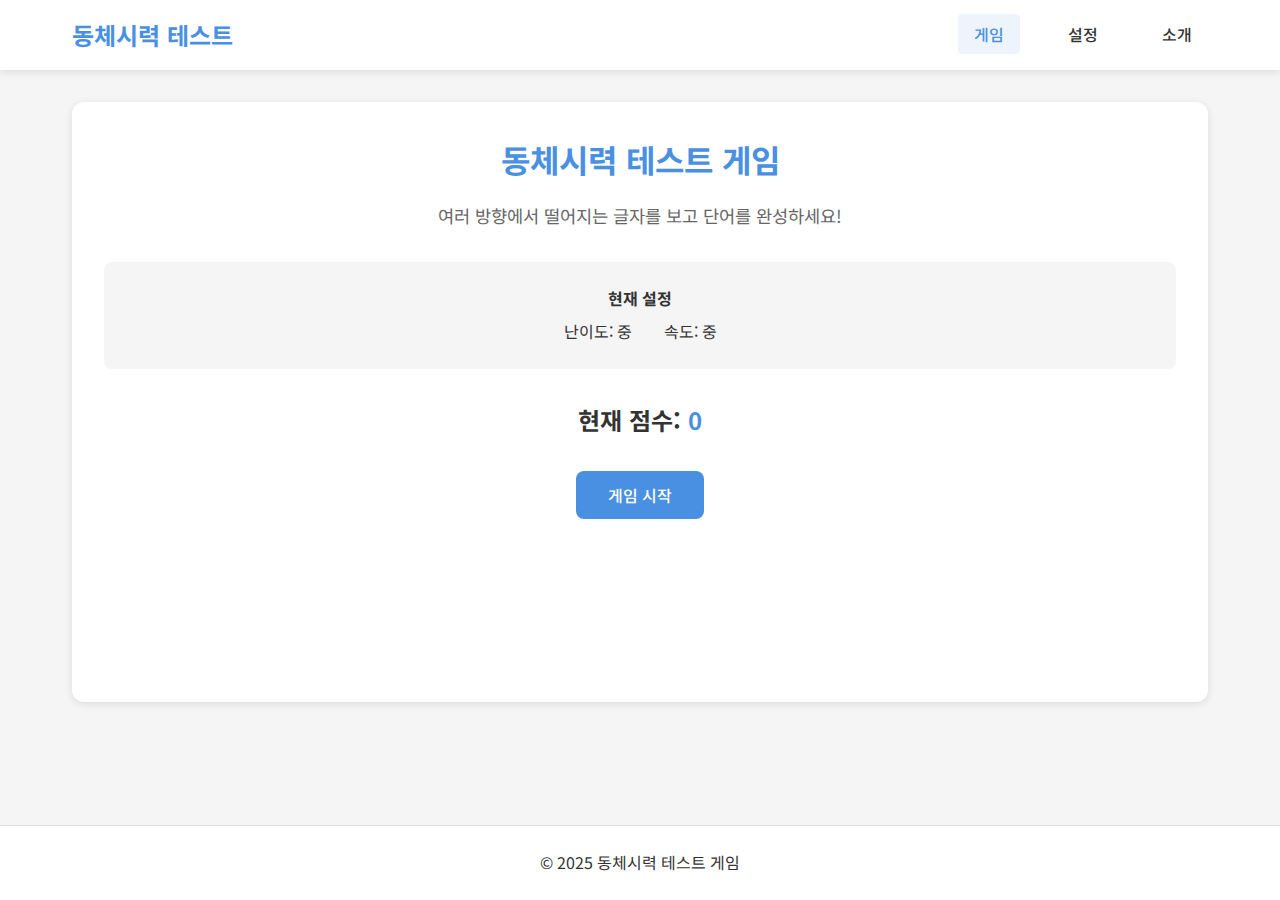
<file: index.html>
<!DOCTYPE html>
<html lang="ko">
<head>
    <meta charset="UTF-8">
    <meta name="viewport" content="width=device-width, initial-scale=1.0">
    <title>동체시력 테스트 - 메인</title>
    <link rel="stylesheet" href="styles.css">
    <link rel="preconnect" href="https://fonts.googleapis.com">
    <link rel="preconnect" href="https://fonts.gstatic.com" crossorigin>
    <link href="https://fonts.googleapis.com/css2?family=Noto+Sans+KR:wght@400;500;700&display=swap" rel="stylesheet">
</head>
<body>
    <header>
        <nav>
            <h1>동체시력 테스트</h1>
            <ul>
                <li><a href="index.html" class="active">게임</a></li>
                <li><a href="settings.html">설정</a></li>
                <li><a href="about.html">소개</a></li>
            </ul>
        </nav>
    </header>

    <main>
        <div class="game-container">
            <div id="start-screen" class="screen active">
                <h2>동체시력 테스트 게임</h2>
                <p class="description">여러 방향에서 떨어지는 글자를 보고 단어를 완성하세요!</p>
                <div class="current-settings">
                    <p>현재 설정</p>
                    <div class="setting-info">
                        <span>난이도: <span id="current-difficulty">중</span></span>
                        <span>속도: <span id="current-speed">중</span></span>
                    </div>
                </div>
                <div class="score-display">
                    <p>현재 점수: <span id="current-score">0</span></p>
                </div>
                <button id="start-btn" class="btn btn-primary">게임 시작</button>
            </div>

            <div id="game-screen" class="screen">
                <div class="game-info">
                    <div class="score-info">점수: <span id="game-score">0</span></div>
                    <div class="timer-info">남은 시간: <span id="timer">3</span>초</div>
                </div>
                <div id="game-area" class="game-area">
                    <!-- 글자들이 떨어지는 영역 -->
                </div>
                <div id="input-section" class="input-section" style="display: none;">
                    <input type="text" id="word-input" placeholder="단어를 입력하세요" autocomplete="off">
                    <button id="submit-btn" class="btn btn-primary">제출</button>
                </div>
            </div>

            <div id="result-screen" class="screen">
                <h2 id="result-title"></h2>
                <p id="result-message"></p>
                <div class="result-info">
                    <p>정답: <span id="correct-answer"></span></p>
                    <p>입력한 답: <span id="user-answer"></span></p>
                </div>
                <button id="restart-btn" class="btn btn-primary">다시 시작</button>
            </div>
        </div>
    </main>

    <footer>
        <p>&copy; 2025 동체시력 테스트 게임</p>
    </footer>

    <script src="words.js"></script>
    <script src="script.js"></script>
</body>
</html>
</file>
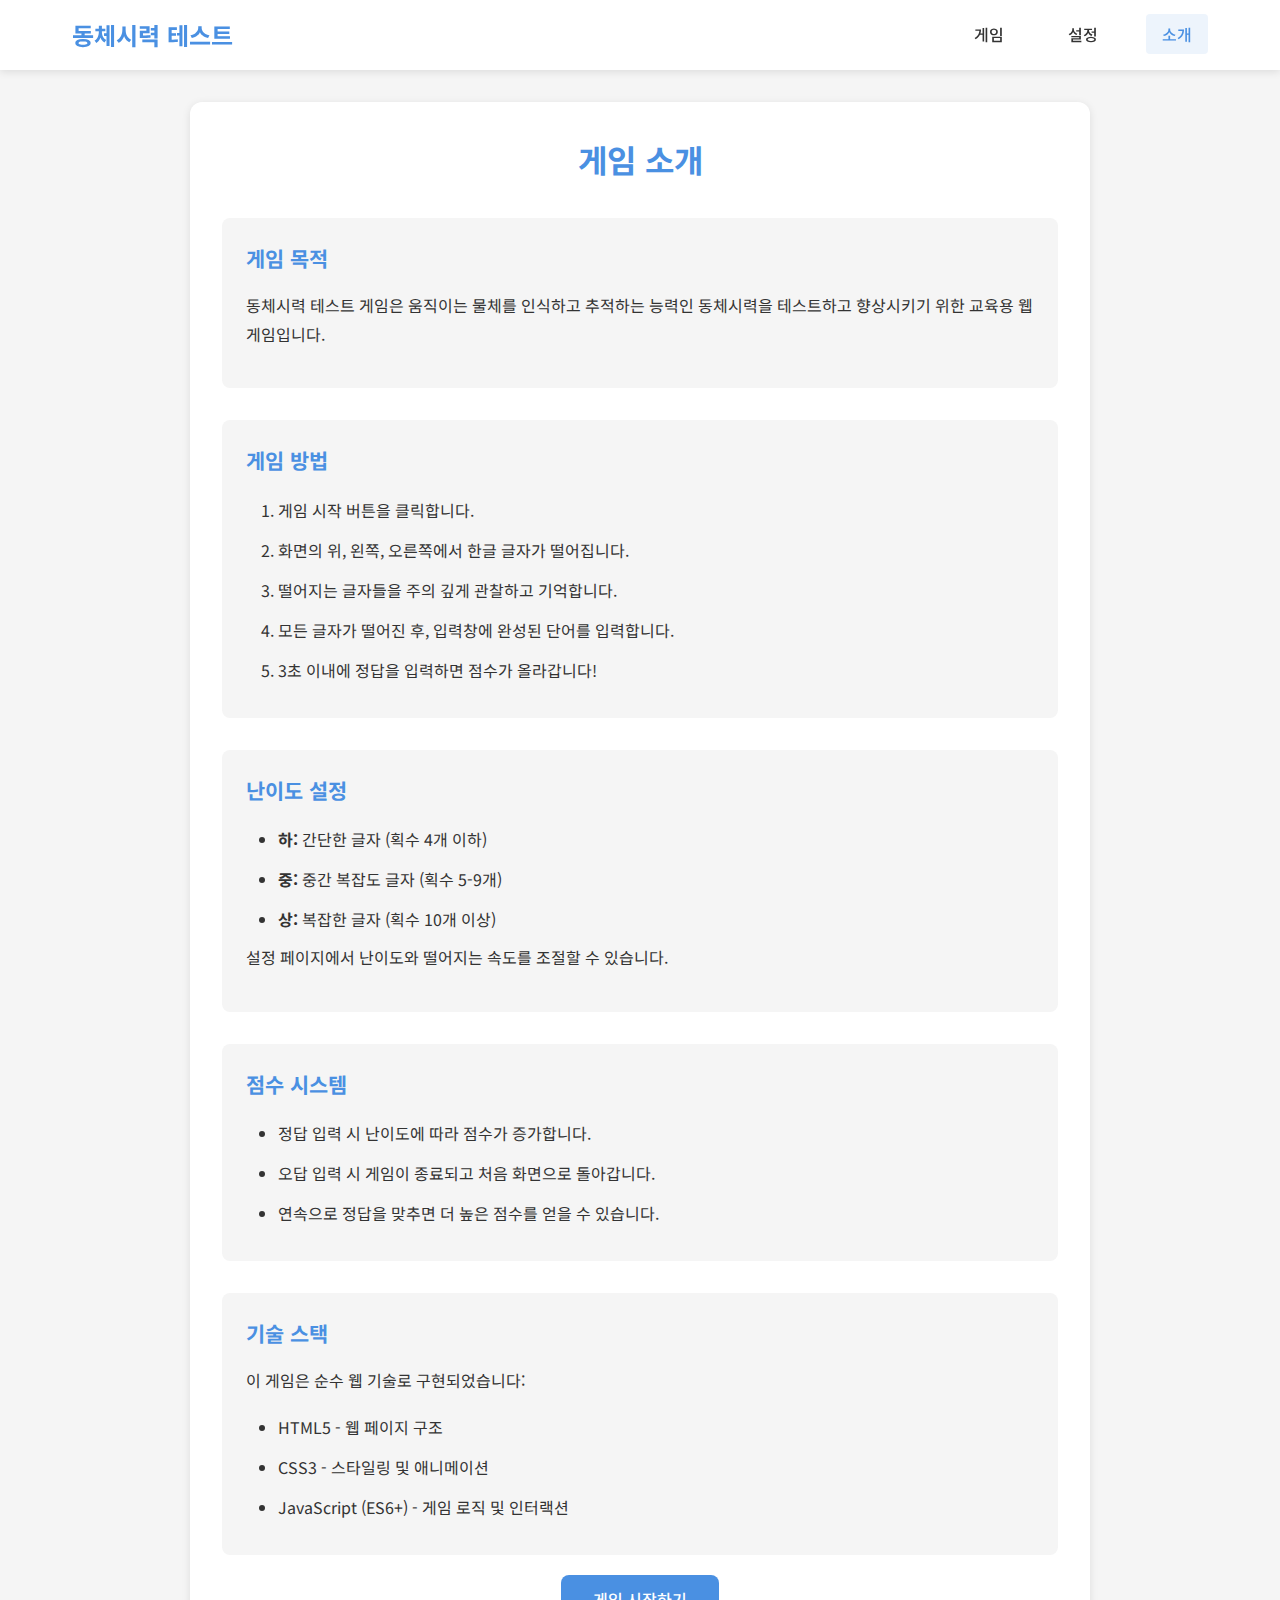
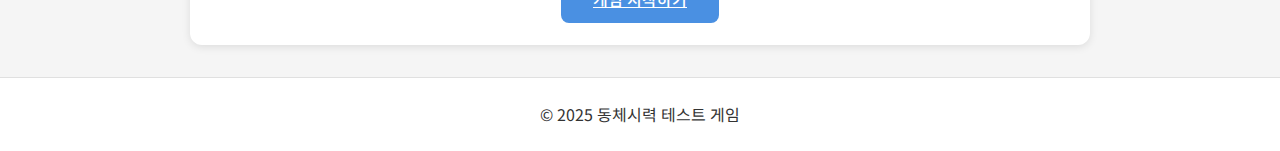
<file: about.html>
<!DOCTYPE html>
<html lang="ko">
<head>
    <meta charset="UTF-8">
    <meta name="viewport" content="width=device-width, initial-scale=1.0">
    <title>동체시력 테스트 - 소개</title>
    <link rel="stylesheet" href="styles.css">
    <link rel="preconnect" href="https://fonts.googleapis.com">
    <link rel="preconnect" href="https://fonts.gstatic.com" crossorigin>
    <link href="https://fonts.googleapis.com/css2?family=Noto+Sans+KR:wght@400;500;700&display=swap" rel="stylesheet">
</head>
<body>
    <header>
        <nav>
            <h1>동체시력 테스트</h1>
            <ul>
                <li><a href="index.html">게임</a></li>
                <li><a href="settings.html">설정</a></li>
                <li><a href="about.html" class="active">소개</a></li>
            </ul>
        </nav>
    </header>

    <main>
        <div class="about-container">
            <h2>게임 소개</h2>
            
            <section class="about-section">
                <h3>게임 목적</h3>
                <p>동체시력 테스트 게임은 움직이는 물체를 인식하고 추적하는 능력인 동체시력을 테스트하고 향상시키기 위한 교육용 웹 게임입니다.</p>
            </section>

            <section class="about-section">
                <h3>게임 방법</h3>
                <ol>
                    <li>게임 시작 버튼을 클릭합니다.</li>
                    <li>화면의 위, 왼쪽, 오른쪽에서 한글 글자가 떨어집니다.</li>
                    <li>떨어지는 글자들을 주의 깊게 관찰하고 기억합니다.</li>
                    <li>모든 글자가 떨어진 후, 입력창에 완성된 단어를 입력합니다.</li>
                    <li>3초 이내에 정답을 입력하면 점수가 올라갑니다!</li>
                </ol>
            </section>

            <section class="about-section">
                <h3>난이도 설정</h3>
                <ul>
                    <li><strong>하:</strong> 간단한 글자 (획수 4개 이하)</li>
                    <li><strong>중:</strong> 중간 복잡도 글자 (획수 5-9개)</li>
                    <li><strong>상:</strong> 복잡한 글자 (획수 10개 이상)</li>
                </ul>
                <p>설정 페이지에서 난이도와 떨어지는 속도를 조절할 수 있습니다.</p>
            </section>

            <section class="about-section">
                <h3>점수 시스템</h3>
                <ul>
                    <li>정답 입력 시 난이도에 따라 점수가 증가합니다.</li>
                    <li>오답 입력 시 게임이 종료되고 처음 화면으로 돌아갑니다.</li>
                    <li>연속으로 정답을 맞추면 더 높은 점수를 얻을 수 있습니다.</li>
                </ul>
            </section>

            <section class="about-section">
                <h3>기술 스택</h3>
                <p>이 게임은 순수 웹 기술로 구현되었습니다:</p>
                <ul>
                    <li>HTML5 - 웹 페이지 구조</li>
                    <li>CSS3 - 스타일링 및 애니메이션</li>
                    <li>JavaScript (ES6+) - 게임 로직 및 인터랙션</li>
                </ul>
            </section>

            <div class="back-to-game">
                <a href="index.html" class="btn btn-primary">게임 시작하기</a>
            </div>
        </div>
    </main>

    <footer>
        <p>&copy; 2025 동체시력 테스트 게임</p>
    </footer>
</body>
</html>
</file>
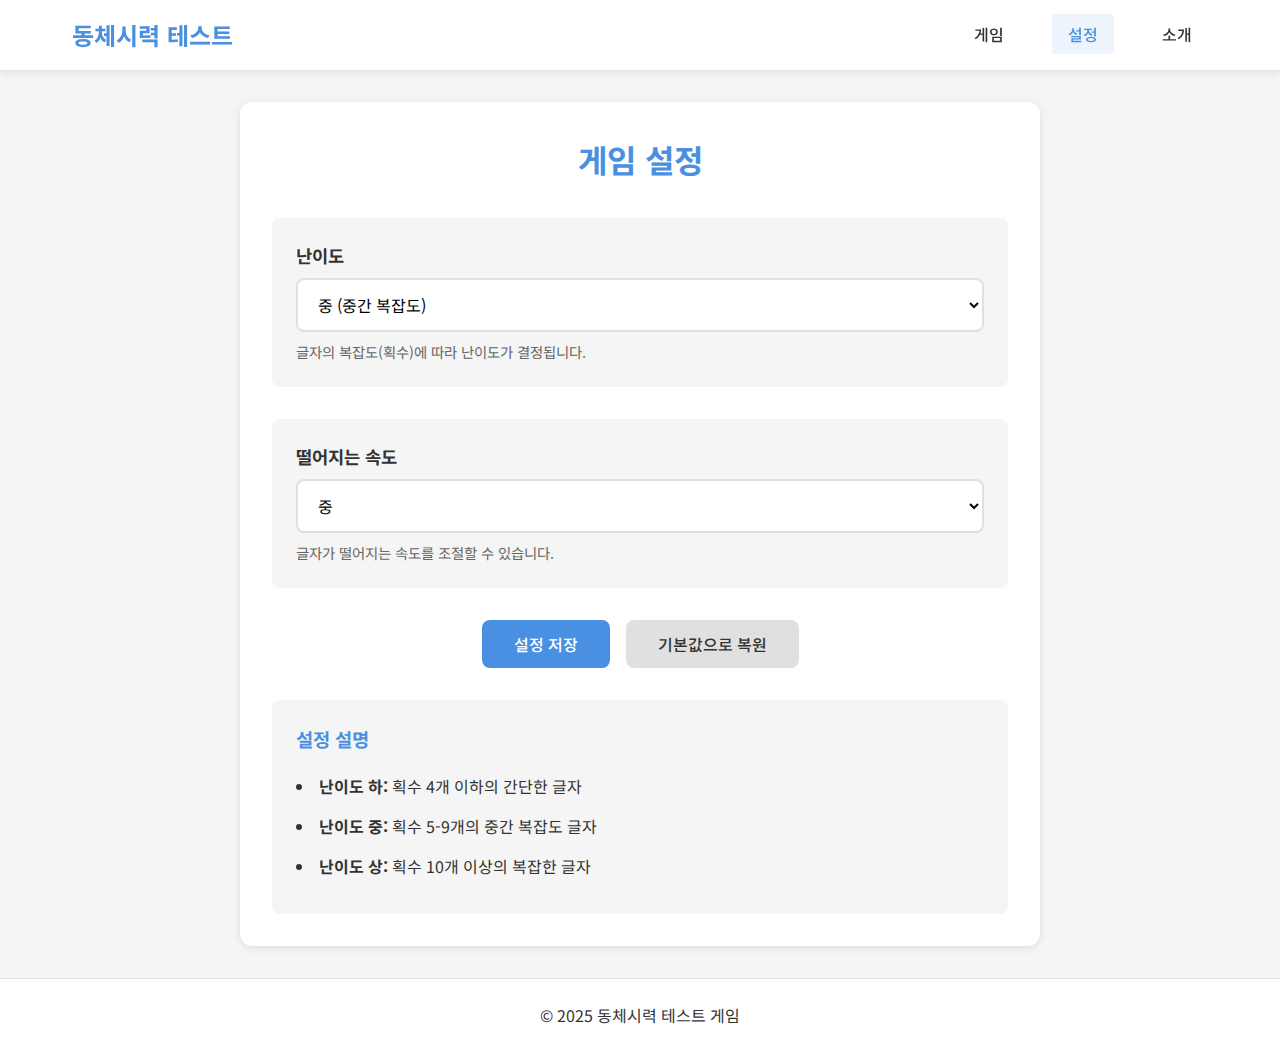
<file: settings.html>
<!DOCTYPE html>
<html lang="ko">
<head>
    <meta charset="UTF-8">
    <meta name="viewport" content="width=device-width, initial-scale=1.0">
    <title>동체시력 테스트 - 설정</title>
    <link rel="stylesheet" href="styles.css">
    <link rel="preconnect" href="https://fonts.googleapis.com">
    <link rel="preconnect" href="https://fonts.gstatic.com" crossorigin>
    <link href="https://fonts.googleapis.com/css2?family=Noto+Sans+KR:wght@400;500;700&display=swap" rel="stylesheet">
</head>
<body>
    <header>
        <nav>
            <h1>동체시력 테스트</h1>
            <ul>
                <li><a href="index.html">게임</a></li>
                <li><a href="settings.html" class="active">설정</a></li>
                <li><a href="about.html">소개</a></li>
            </ul>
        </nav>
    </header>

    <main>
        <div class="settings-container">
            <h2>게임 설정</h2>
            
            <div class="setting-group">
                <label for="difficulty-select">난이도</label>
                <select id="difficulty-select" class="setting-control">
                    <option value="하">하 (간단한 글자)</option>
                    <option value="중" selected>중 (중간 복잡도)</option>
                    <option value="상">상 (복잡한 글자)</option>
                </select>
                <p class="setting-description">글자의 복잡도(획수)에 따라 난이도가 결정됩니다.</p>
            </div>

            <div class="setting-group">
                <label for="speed-select">떨어지는 속도</label>
                <select id="speed-select" class="setting-control">
                    <option value="느림">느림</option>
                    <option value="중" selected>중</option>
                    <option value="빠름">빠름</option>
                    <option value="매우빠름">매우 빠름</option>
                </select>
                <p class="setting-description">글자가 떨어지는 속도를 조절할 수 있습니다.</p>
            </div>

            <div class="setting-actions">
                <button id="save-settings-btn" class="btn btn-primary">설정 저장</button>
                <button id="reset-settings-btn" class="btn btn-secondary">기본값으로 복원</button>
            </div>

            <div class="settings-info">
                <h3>설정 설명</h3>
                <ul>
                    <li><strong>난이도 하:</strong> 획수 4개 이하의 간단한 글자</li>
                    <li><strong>난이도 중:</strong> 획수 5-9개의 중간 복잡도 글자</li>
                    <li><strong>난이도 상:</strong> 획수 10개 이상의 복잡한 글자</li>
                </ul>
            </div>
        </div>
    </main>

    <footer>
        <p>&copy; 2025 동체시력 테스트 게임</p>
    </footer>

    <script src="script.js"></script>
    <script>
        // 설정 페이지 전용 스크립트
        document.addEventListener('DOMContentLoaded', function() {
            // 저장된 설정 불러오기
            const savedDifficulty = localStorage.getItem('gameDifficulty') || '중';
            const savedSpeed = localStorage.getItem('gameSpeed') || '중';
            
            document.getElementById('difficulty-select').value = savedDifficulty;
            document.getElementById('speed-select').value = savedSpeed;

            // 설정 저장 버튼
            document.getElementById('save-settings-btn').addEventListener('click', function() {
                const difficulty = document.getElementById('difficulty-select').value;
                const speed = document.getElementById('speed-select').value;
                
                localStorage.setItem('gameDifficulty', difficulty);
                localStorage.setItem('gameSpeed', speed);
                
                alert('설정이 저장되었습니다!');
            });

            // 기본값 복원 버튼
            document.getElementById('reset-settings-btn').addEventListener('click', function() {
                localStorage.setItem('gameDifficulty', '중');
                localStorage.setItem('gameSpeed', '중');
                
                document.getElementById('difficulty-select').value = '중';
                document.getElementById('speed-select').value = '중';
                
                alert('기본값으로 복원되었습니다!');
            });
        });
    </script>
</body>
</html>
</file>
<file: styles.css>
/* 전역 스타일 */
* {
    margin: 0;
    padding: 0;
    box-sizing: border-box;
}

:root {
    --primary-color: #4A90E2;
    --secondary-color: #52C41A;
    --error-color: #FF4D4F;
    --bg-color: #F5F5F5;
    --text-color: #333333;
    --white: #FFFFFF;
    --border-color: #E0E0E0;
    --shadow: 0 2px 8px rgba(0, 0, 0, 0.1);
    --shadow-hover: 0 4px 12px rgba(0, 0, 0, 0.15);
}

body {
    font-family: 'Noto Sans KR', sans-serif;
    background-color: var(--bg-color);
    color: var(--text-color);
    line-height: 1.6;
    min-height: 100vh;
    display: flex;
    flex-direction: column;
}

/* 헤더 및 네비게이션 */
header {
    background-color: var(--white);
    box-shadow: var(--shadow);
    position: sticky;
    top: 0;
    z-index: 100;
}

nav {
    max-width: 1200px;
    margin: 0 auto;
    padding: 1rem 2rem;
    display: flex;
    justify-content: space-between;
    align-items: center;
}

nav h1 {
    font-size: 1.5rem;
    color: var(--primary-color);
}

nav ul {
    list-style: none;
    display: flex;
    gap: 2rem;
}

nav a {
    text-decoration: none;
    color: var(--text-color);
    font-weight: 500;
    padding: 0.5rem 1rem;
    border-radius: 4px;
    transition: all 0.3s ease;
}

nav a:hover {
    background-color: var(--bg-color);
    color: var(--primary-color);
}

nav a.active {
    color: var(--primary-color);
    background-color: rgba(74, 144, 226, 0.1);
}

/* 메인 콘텐츠 */
main {
    flex: 1;
    max-width: 1200px;
    width: 100%;
    margin: 2rem auto;
    padding: 0 2rem;
}

/* 게임 컨테이너 */
.game-container {
    background-color: var(--white);
    border-radius: 12px;
    box-shadow: var(--shadow);
    padding: 2rem;
    min-height: 600px;
    position: relative;
}

.screen {
    display: none;
}

.screen.active {
    display: block;
}

/* 시작 화면 */
#start-screen {
    text-align: center;
}

#start-screen h2 {
    font-size: 2rem;
    margin-bottom: 1rem;
    color: var(--primary-color);
}

.description {
    font-size: 1.1rem;
    margin-bottom: 2rem;
    color: #666;
}

.current-settings {
    background-color: var(--bg-color);
    padding: 1.5rem;
    border-radius: 8px;
    margin-bottom: 2rem;
}

.current-settings p {
    font-weight: 700;
    margin-bottom: 0.5rem;
}

.setting-info {
    display: flex;
    justify-content: center;
    gap: 2rem;
    font-size: 1rem;
}

.score-display {
    font-size: 1.5rem;
    margin-bottom: 2rem;
    font-weight: 700;
}

.score-display span {
    color: var(--primary-color);
}

/* 버튼 스타일 */
.btn {
    padding: 0.75rem 2rem;
    font-size: 1rem;
    font-weight: 500;
    border: none;
    border-radius: 8px;
    cursor: pointer;
    transition: all 0.3s ease;
    font-family: 'Noto Sans KR', sans-serif;
    min-width: 120px;
    min-height: 44px;
}

.btn-primary {
    background-color: var(--primary-color);
    color: var(--white);
}

.btn-primary:hover {
    background-color: #357ABD;
    box-shadow: var(--shadow-hover);
    transform: translateY(-2px);
}

.btn-secondary {
    background-color: #E0E0E0;
    color: var(--text-color);
}

.btn-secondary:hover {
    background-color: #D0D0D0;
}

/* 게임 화면 */
#game-screen {
    height: 100%;
}

.game-info {
    display: flex;
    justify-content: space-between;
    margin-bottom: 1rem;
    padding: 1rem;
    background-color: var(--bg-color);
    border-radius: 8px;
    font-size: 1.1rem;
    font-weight: 500;
}

.score-info span {
    color: var(--primary-color);
}

.timer-info span {
    color: var(--error-color);
    font-weight: 700;
}

.game-area {
    position: relative;
    width: 100%;
    height: 500px;
    background-color: var(--bg-color);
    border-radius: 8px;
    overflow: hidden;
    margin-bottom: 1rem;
    border: 2px solid var(--border-color);
}

.falling-letter {
    position: absolute;
    font-size: 3rem;
    font-weight: 700;
    color: var(--primary-color);
    user-select: none;
    pointer-events: none;
    text-shadow: 2px 2px 4px rgba(0, 0, 0, 0.2);
    z-index: 10;
    transition: none;
    will-change: top;
}

.input-section {
    display: flex;
    gap: 1rem;
    align-items: center;
    justify-content: center;
    padding: 1rem;
    background-color: var(--bg-color);
    border-radius: 8px;
}

#word-input {
    flex: 1;
    max-width: 400px;
    padding: 0.75rem 1rem;
    font-size: 1.2rem;
    border: 2px solid var(--border-color);
    border-radius: 8px;
    font-family: 'Noto Sans KR', sans-serif;
    transition: border-color 0.3s ease;
}

#word-input:focus {
    outline: none;
    border-color: var(--primary-color);
}

/* 결과 화면 */
#result-screen {
    text-align: center;
}

#result-title {
    font-size: 2rem;
    margin-bottom: 1rem;
}

#result-title.success {
    color: var(--secondary-color);
}

#result-title.failure {
    color: var(--error-color);
}

#result-message {
    font-size: 1.2rem;
    margin-bottom: 2rem;
}

.result-info {
    background-color: var(--bg-color);
    padding: 1.5rem;
    border-radius: 8px;
    margin-bottom: 2rem;
    text-align: left;
    max-width: 500px;
    margin-left: auto;
    margin-right: auto;
}

.result-info p {
    margin-bottom: 0.5rem;
    font-size: 1.1rem;
}

.result-info span {
    font-weight: 700;
    color: var(--primary-color);
}

/* 설정 페이지 */
.settings-container {
    background-color: var(--white);
    border-radius: 12px;
    box-shadow: var(--shadow);
    padding: 2rem;
    max-width: 800px;
    margin: 0 auto;
}

.settings-container h2 {
    font-size: 2rem;
    margin-bottom: 2rem;
    color: var(--primary-color);
    text-align: center;
}

.setting-group {
    margin-bottom: 2rem;
    padding: 1.5rem;
    background-color: var(--bg-color);
    border-radius: 8px;
}

.setting-group label {
    display: block;
    font-size: 1.1rem;
    font-weight: 700;
    margin-bottom: 0.5rem;
    color: var(--text-color);
}

.setting-control {
    width: 100%;
    padding: 0.75rem 1rem;
    font-size: 1rem;
    border: 2px solid var(--border-color);
    border-radius: 8px;
    font-family: 'Noto Sans KR', sans-serif;
    background-color: var(--white);
    cursor: pointer;
    transition: border-color 0.3s ease;
}

.setting-control:focus {
    outline: none;
    border-color: var(--primary-color);
}

.setting-description {
    margin-top: 0.5rem;
    font-size: 0.9rem;
    color: #666;
}

.setting-actions {
    display: flex;
    gap: 1rem;
    justify-content: center;
    margin-bottom: 2rem;
}

.settings-info {
    background-color: var(--bg-color);
    padding: 1.5rem;
    border-radius: 8px;
}

.settings-info h3 {
    margin-bottom: 1rem;
    color: var(--primary-color);
}

.settings-info ul {
    list-style-position: inside;
    line-height: 2;
}

.settings-info li {
    margin-bottom: 0.5rem;
}

/* 소개 페이지 */
.about-container {
    background-color: var(--white);
    border-radius: 12px;
    box-shadow: var(--shadow);
    padding: 2rem;
    max-width: 900px;
    margin: 0 auto;
}

.about-container h2 {
    font-size: 2rem;
    margin-bottom: 2rem;
    color: var(--primary-color);
    text-align: center;
}

.about-section {
    margin-bottom: 2rem;
    padding: 1.5rem;
    background-color: var(--bg-color);
    border-radius: 8px;
}

.about-section h3 {
    font-size: 1.3rem;
    margin-bottom: 1rem;
    color: var(--primary-color);
}

.about-section p {
    margin-bottom: 1rem;
    line-height: 1.8;
}

.about-section ol,
.about-section ul {
    margin-left: 2rem;
    line-height: 2;
}

.about-section li {
    margin-bottom: 0.5rem;
}

.back-to-game {
    text-align: center;
    margin-top: 2rem;
}

/* 푸터 */
footer {
    background-color: var(--white);
    text-align: center;
    padding: 1.5rem;
    margin-top: auto;
    border-top: 1px solid var(--border-color);
}

/* 반응형 디자인 */
@media (max-width: 768px) {
    nav {
        flex-direction: column;
        gap: 1rem;
    }

    nav ul {
        gap: 1rem;
    }

    main {
        padding: 0 1rem;
    }

    .game-container,
    .settings-container,
    .about-container {
        padding: 1.5rem;
    }

    .game-area {
        height: 400px;
    }

    .falling-letter {
        font-size: 2rem;
    }

    .setting-info {
        flex-direction: column;
        gap: 0.5rem;
    }

    .setting-actions {
        flex-direction: column;
    }

    .input-section {
        flex-direction: column;
    }

    #word-input {
        max-width: 100%;
    }
}

@media (max-width: 480px) {
    nav h1 {
        font-size: 1.2rem;
    }

    #start-screen h2,
    .settings-container h2,
    .about-container h2 {
        font-size: 1.5rem;
    }

    .game-area {
        height: 300px;
    }

    .falling-letter {
        font-size: 1.5rem;
    }
}
</file>
